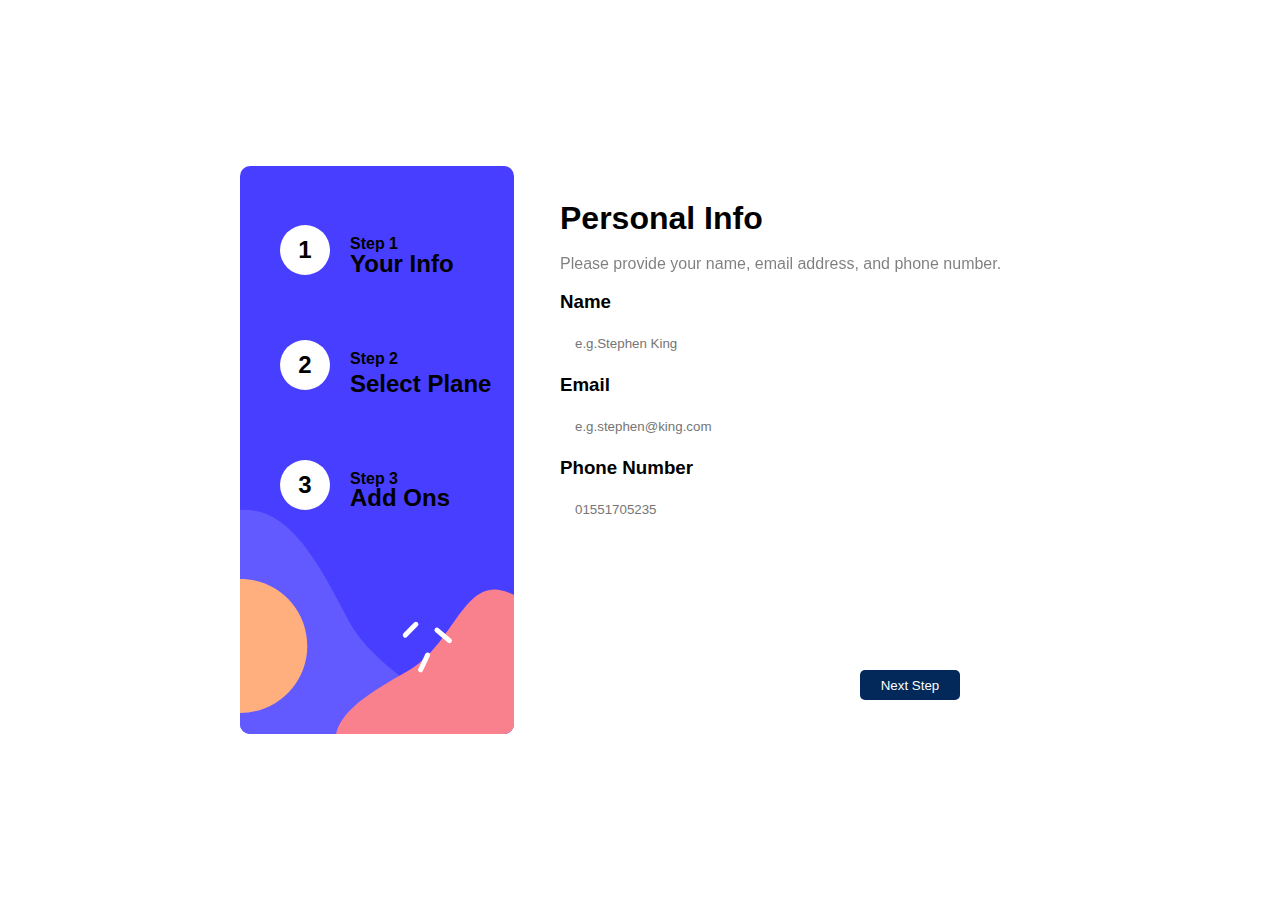
<file: index.html>
<!DOCTYPE html>
<html lang="en">
<head>
    <meta charset="UTF-8">
    <meta name="viewport" content="width=device-width, initial-scale=1.0">
    <title>Document</title>
    <link rel="stylesheet" href="./style.css">
</head>
<body>
    <div class="Div1">
        <div class="Content">
            
            <img src="./img/bg-sidebar-desktop.svg" alt="">
            <h2 class="H1">1</h2>
            <h4 class="H2">Step 1</h4>
            <h2 class="H3">Your Info</h2>

            <h2 class="H4">2</h2>
            <h4 class="H5">Step 2</h4>
            <h2 class="H6">Select Plane</h2>

            <h2 class="H7">3</h2>
            <h4 class="H8">Step 3</h4>
            <h2 class="H9">Add Ons</h2>
            
            <div class="Text">
                <h1>Personal Info</h1>
                <br>
                <p>Please provide your name, email address, and phone number.</p>
                <br>
                <div class="Inputs">
                    <h3>Name</h3>
                    <br>
                    <input type="name" name="name" placeholder="e.g.Stephen King">
                    <br>
                    <br>
                    <h3>Email</h3>
                    <br>
                    <input type="email" name="email" placeholder="e.g.stephen@king.com">
                    <br>
                    <br>
                    <h3>Phone Number</h3>
                    <br>
                    <input type="number" name="number" placeholder="01551705235">
                    
                </div>
                <button><a href="./index2.html">Next Step</a></button>
            </div>
            
        </div>
    </div>
    <script src="./main.js"></script>
</body>
</html>
</file>
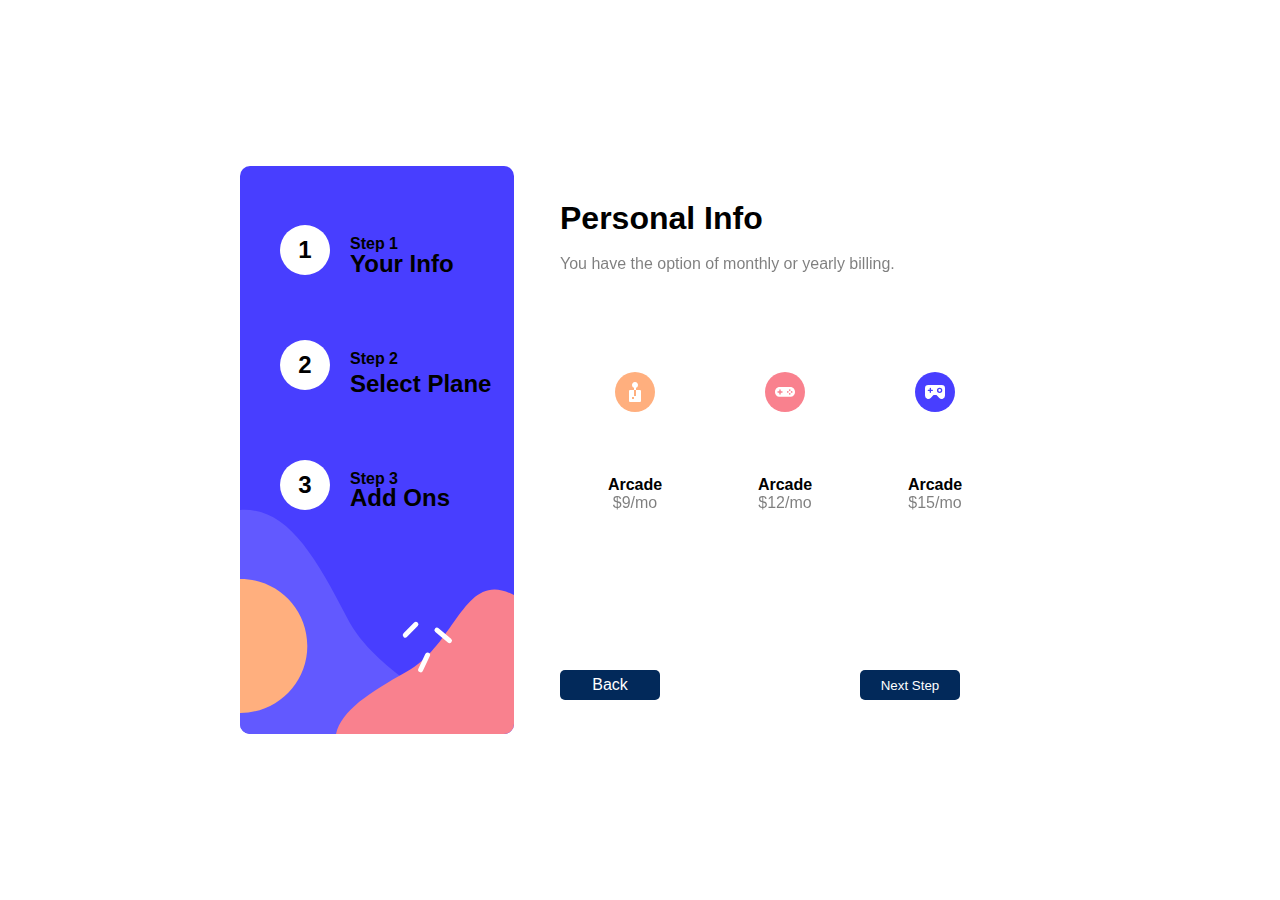
<file: index2.html>
<!DOCTYPE html>
<html lang="en">
<head>
    <meta charset="UTF-8">
    <meta name="viewport" content="width=device-width, initial-scale=1.0">
    <title>Document</title>
    <link rel="stylesheet" href="./style.css">
</head>
<body>
    <div class="Div1">
        <div class="Content">
            
            <img src="./img/bg-sidebar-desktop.svg" alt="">
            <h2 class="H1">1</h2>
            <h4 class="H2">Step 1</h4>
            <h2 class="H3">Your Info</h2>

            <h2 class="H4">2</h2>
            <h4 class="H5">Step 2</h4>
            <h2 class="H6">Select Plane</h2>

            <h2 class="H7">3</h2>
            <h4 class="H8">Step 3</h4>
            <h2 class="H9">Add Ons</h2>
            
            <div class="Text">
                <h1>Personal Info</h1>
                <br>
                <p>You have the option of monthly or yearly billing.</p>
                <br>
                <div class="Cards">
                    <div class="Card1">
                        <img src="./img/icon-arcade.svg" alt="">
                        <h4>Arcade</h4>
                        <p>$9/mo</p>
                    </div>
                    <div class="Card2">
                        <img src="./img/icon-advanced.svg" alt="">
                        <h4>Arcade</h4>
                        <p>$12/mo</p>
                    </div>
                    <div class="Card3">
                        <img src="./img/icon-pro.svg" alt="">
                        <h4>Arcade</h4>
                        <p>$15/mo</p>
                    </div>
                </div>
                <button><a href="./index3.html">Next Step</a></button>
                <a href="./index.html" class="A">Back</a>
            </div>
        </div>
    </div>
    <script src="./main.js"></script>
</body>
</html>
</file>
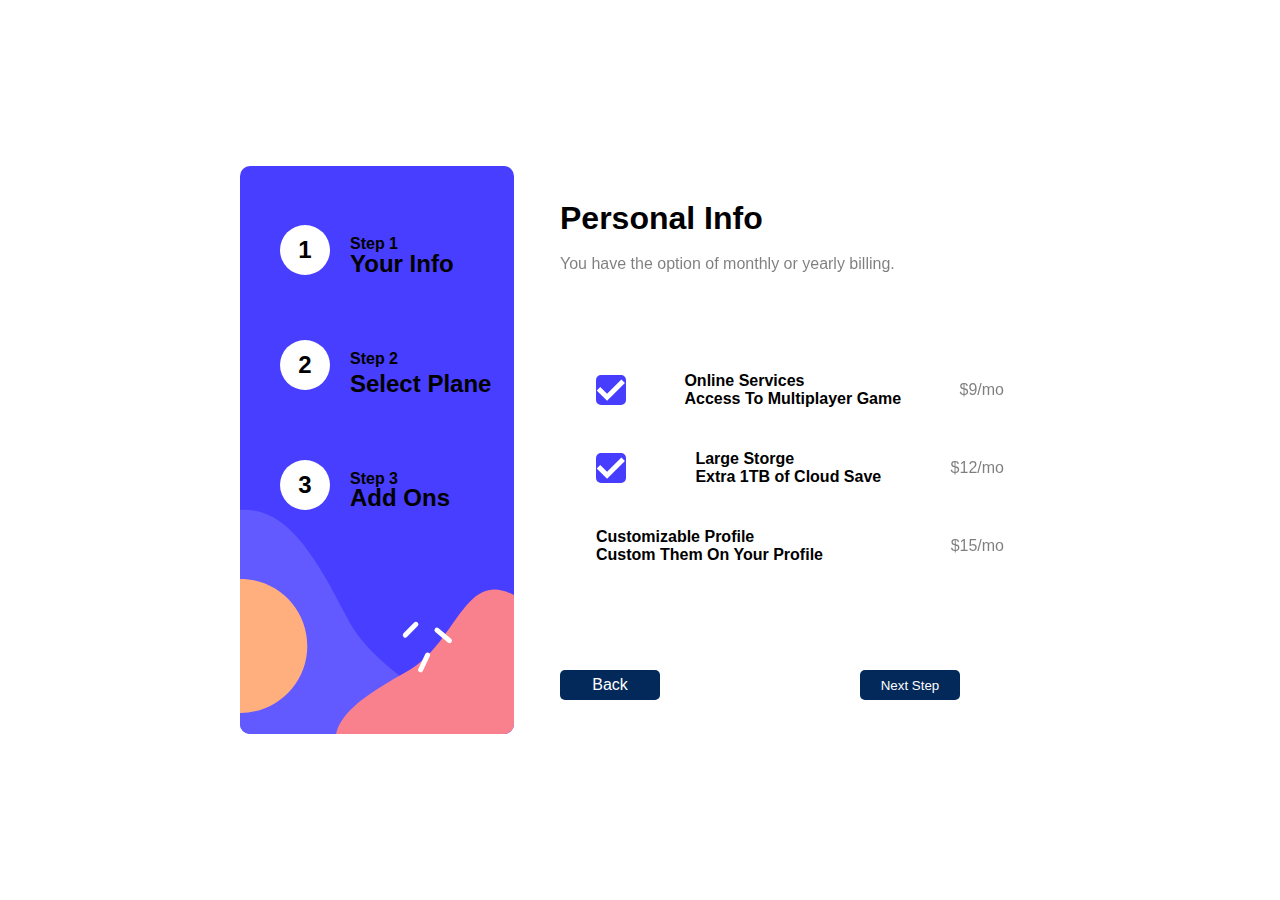
<file: index3.html>
<!DOCTYPE html>
<html lang="en">
<head>
    <meta charset="UTF-8">
    <meta name="viewport" content="width=device-width, initial-scale=1.0">
    <title>Document</title>
    <link rel="stylesheet" href="./style.css">
</head>
<body>
    <div class="Div1">
        <div class="Content">
            
            <img src="./img/bg-sidebar-desktop.svg" alt="">
            <h2 class="H1">1</h2>
            <h4 class="H2">Step 1</h4>
            <h2 class="H3">Your Info</h2>

            <h2 class="H4">2</h2>
            <h4 class="H5">Step 2</h4>
            <h2 class="H6">Select Plane</h2>

            <h2 class="H7">3</h2>
            <h4 class="H8">Step 3</h4>
            <h2 class="H9">Add Ons</h2>
            
            <div class="Text">
                <h1>Personal Info</h1>
                <br>
                <p>You have the option of monthly or yearly billing.</p>
                <br>
                <div class="Card">
                    <div class="Card1" id="Card1">
                        <img src="./img/icon-checkmark.svg" alt="" id="img1">
                        <h4>Online Services<br> Access To Multiplayer Game</h4>
                        <p>$9/mo</p>
                    </div>
                    <div class="Card2">
                        <img src="./img/icon-checkmark.svg" alt="" id="Img2">
                        <h4>Large Storge<br> Extra 1TB of Cloud Save</h4>
                        <p>$12/mo</p>
                    </div>
                    <div class="Card3">
                        <img src="./img/icon-checkmark.svg" alt="" id="Img3">
                        <h4>Customizable Profile <br> Custom Them On Your Profile</h4>
                        <p id="P">$15/mo</p>
                    </div>
                </div>
                <button><a href="./index4.html">Next Step</a></button>
                <a href="./index.html" class="A">Back</a>
            </div>
        </div>
    </div>
    <script src="./main.js"></script>
</body>
</html>
</file>
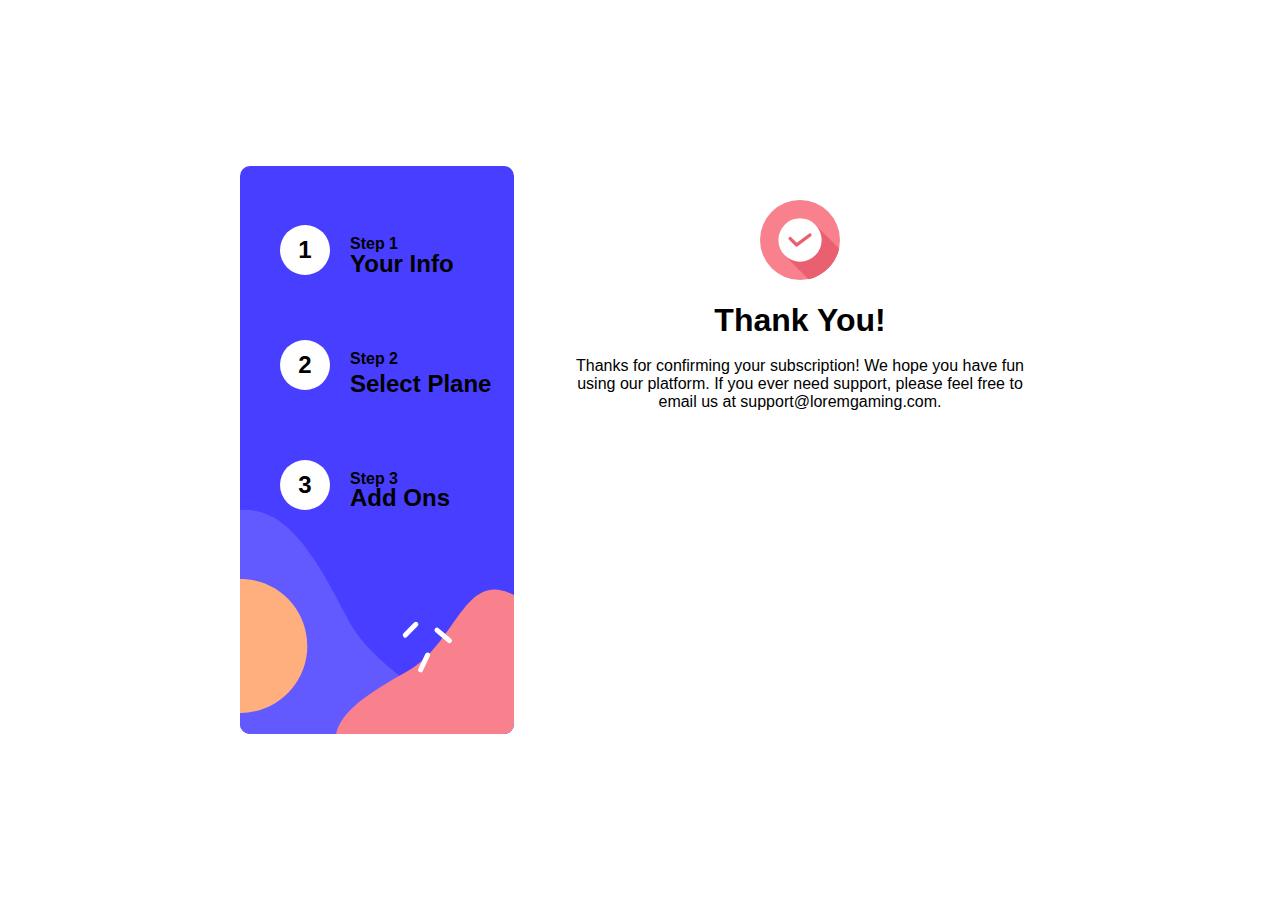
<file: index4.html>
<!DOCTYPE html>
<html lang="en">
<head>
    <meta charset="UTF-8">
    <meta name="viewport" content="width=device-width, initial-scale=1.0">
    <title>Document</title>
    <link rel="stylesheet" href="./style.css">
</head>
<body>
    <div class="Div1">
        <div class="Content">
            
            <img src="./img/bg-sidebar-desktop.svg" alt="">
            <h2 class="H1">1</h2>
            <h4 class="H2">Step 1</h4>
            <h2 class="H3">Your Info</h2>

            <h2 class="H4">2</h2>
            <h4 class="H5">Step 2</h4>
            <h2 class="H6">Select Plane</h2>

            <h2 class="H7">3</h2>
            <h4 class="H8">Step 3</h4>
            <h2 class="H9">Add Ons</h2>
            
            <div class="Text1">
                <img src="./img/icon-thank-you.svg" alt="">
                <br>
                <br>
                <h1>Thank You!</h1>
                <br>
                <p>Thanks for confirming your subscription! We hope you have fun using our platform. If you ever need support, please feel free to email us at support@loremgaming.com.
                </p>
            </div>
        </div>
    </div>
    <script src="./main.js"></script>
</body>
</html>
</file>
<file: style.css>
*
{
    margin: 0;
    padding: 0;
    box-sizing: border-box;
    font-family: Arial, Helvetica, sans-serif;
}
.Div1
{
    width: 100%;
    height: 100vh;
    display: flex;
    align-items: center;
    justify-content: center;
}
.Content
{
    width: 800px;
    height: 600px;
    display: flex;
    align-items: center;
    border-radius: 10px;
    justify-content: space-between;
}
.Content .Text
{
    width: 480px;
    height: 500px;
}
.Content .Text p
{
    opacity: 0.5;
}
input
{
    border: 0;
    outline: 0;
    width: 200px;
    height: 25px;
    padding-left: 15px;
}
.Content .H1
{
    top: 225px;
    width: 50px;
    height: 50px;
    display: flex;
    color: black;
    margin-left: 40px;
    position: absolute;
    align-items: center;
    border-radius: 30px;
    justify-content: center;
    background-color: #fff;
}
.Content .H2
{
    top: 235px;
    left: 350px;
    display: flex;
    color: black;
    position: absolute;
    align-items: center;
    justify-content: center;
}
.Content .H3
{
    top: 250px;
    left: 350px;
    display: flex;
    color: black;
    position: absolute;
    align-items: center;
    justify-content: center;
}

.Content .H4
{
    top: 340px;
    width: 50px;
    height: 50px;
    display: flex;
    color: black;
    margin-left: 40px;
    position: absolute;
    align-items: center;
    border-radius: 30px;
    justify-content: center;
    background-color: #fff;
}
.Content .H5
{
    top: 350px;
    left: 350px;
    display: flex;
    color: black;
    position: absolute;
    align-items: center;
    justify-content: center;
}
.Content .H6
{
    top: 370px;
    left: 350px;
    display: flex;
    color: black;
    position: absolute;
    align-items: center;
    justify-content: center;
}

.Content .H7
{
    top: 460px;
    width: 50px;
    height: 50px;
    display: flex;
    color: black;
    margin-left: 40px;
    position: absolute;
    align-items: center;
    border-radius: 30px;
    justify-content: center;
    background-color: #fff;
}
.Content .H8
{
    top: 470px;
    left: 350px;
    display: flex;
    color: black;
    position: absolute;
    align-items: center;
    justify-content: center;
}
.Content .H9
{
    top: 484px;
    left: 350px;
    display: flex;
    color: black;
    position: absolute;
    align-items: center;
    justify-content: center;
}
button
{
    border: 0;
    outline: 0;
    width: 100px;
    right: 320px;
    height: 30px;
    bottom: 200px;
    border-radius: 5px;
    position: absolute;
    background-color: hsl(213, 96%, 18%);
}
button a
{
    display: flex;
    color: #fff;
    align-items: center;
    text-decoration: none;
    justify-content: center;
}
.Cards
{
    display: flex;
    margin-top: 60px;
    flex-direction: row;
}
.Cards .Card1
{
    width: 150px;
    padding: 20px;
    text-align: center;
    border-radius: 9px;
    border: 1px solid transparent;
}
.Cards .Card1 img
{
    padding-bottom: 60px;
}
.Cards .Card2
{
    width: 150px;
    padding: 20px;
    text-align: center;
    border-radius: 9px;
    border: 1px solid transparent;
}
.Cards .Card2 img
{
    padding-bottom: 60px;
}
.Cards .Card3
{
    width: 150px;
    padding: 20px;
    text-align: center;
    border-radius: 9px;
    border: 1px solid transparent;
}
.Cards .Card3 img
{
    padding-bottom: 60px;
}
.Card1:hover
{
    transition: 0.5s;
    border: 1px solid black;
}
.Card2:hover
{
    transition: 0.5s;
    border: 1px solid black;
}
.Card3:hover
{
    transition: 0.5s;
    border: 1px solid black;
}
.A
{
    width: 100px;
    height: 30px;
    color: #fff;
    bottom: 200px;
    display: flex;
    border-radius: 5px;
    position: absolute;
    align-items: center;
    text-decoration: none;
    justify-content: center;
    background-color: hsl(213, 96%, 18%);
}
.Card
{
    display: flex;
    margin-top: 60px;
    align-items: center;
    justify-content: space-between;
    flex-direction: column;
}
.Card .Card1
{
    width: 450px;
    padding: 20px;
    display: flex;
    align-items: center;
    justify-content: space-between;
    border-radius: 9px;
    border: 1px solid transparent;
}
.Card .Card1:hover
{
    transition: 0.5s;
    border: 1px solid black;
}

.Card .Card2
{
    width: 450px;
    padding: 20px;
    display: flex;
    align-items: center;
    justify-content: space-between;
    border-radius: 9px;
    border: 1px solid transparent;
}
.Card .Card2:hover
{
    transition: 0.5s;
    border: 1px solid black;
}

.Card .Card3
{
    width: 450px;
    padding: 20px;
    display: flex;
    align-items: center;
    justify-content: space-between;
    border-radius: 9px;
    border: 1px solid transparent;
}
.Card .Card3:hover
{
    transition: 0.5s;
    border: 1px solid black;
}
.Card .Card1 img
{
    width: 30px;
    height: 30px;
    border-radius: 5px;
    background-color:hsl(243, 100%, 62%);
}
.Card .Card2 img
{
    width: 30px;
    height: 30px;
    border-radius: 5px;
    background-color:hsl(243, 100%, 62%);
}
.Card .Card3 img
{
    width: 30px;
    height: 30px;
    display: none;
    border-radius: 5px;
    background-color:hsl(243, 100%, 62%);
}
.Content .Text1
{
    width: 480px;
    height: 500px;
    text-align: center;
}
</file>
